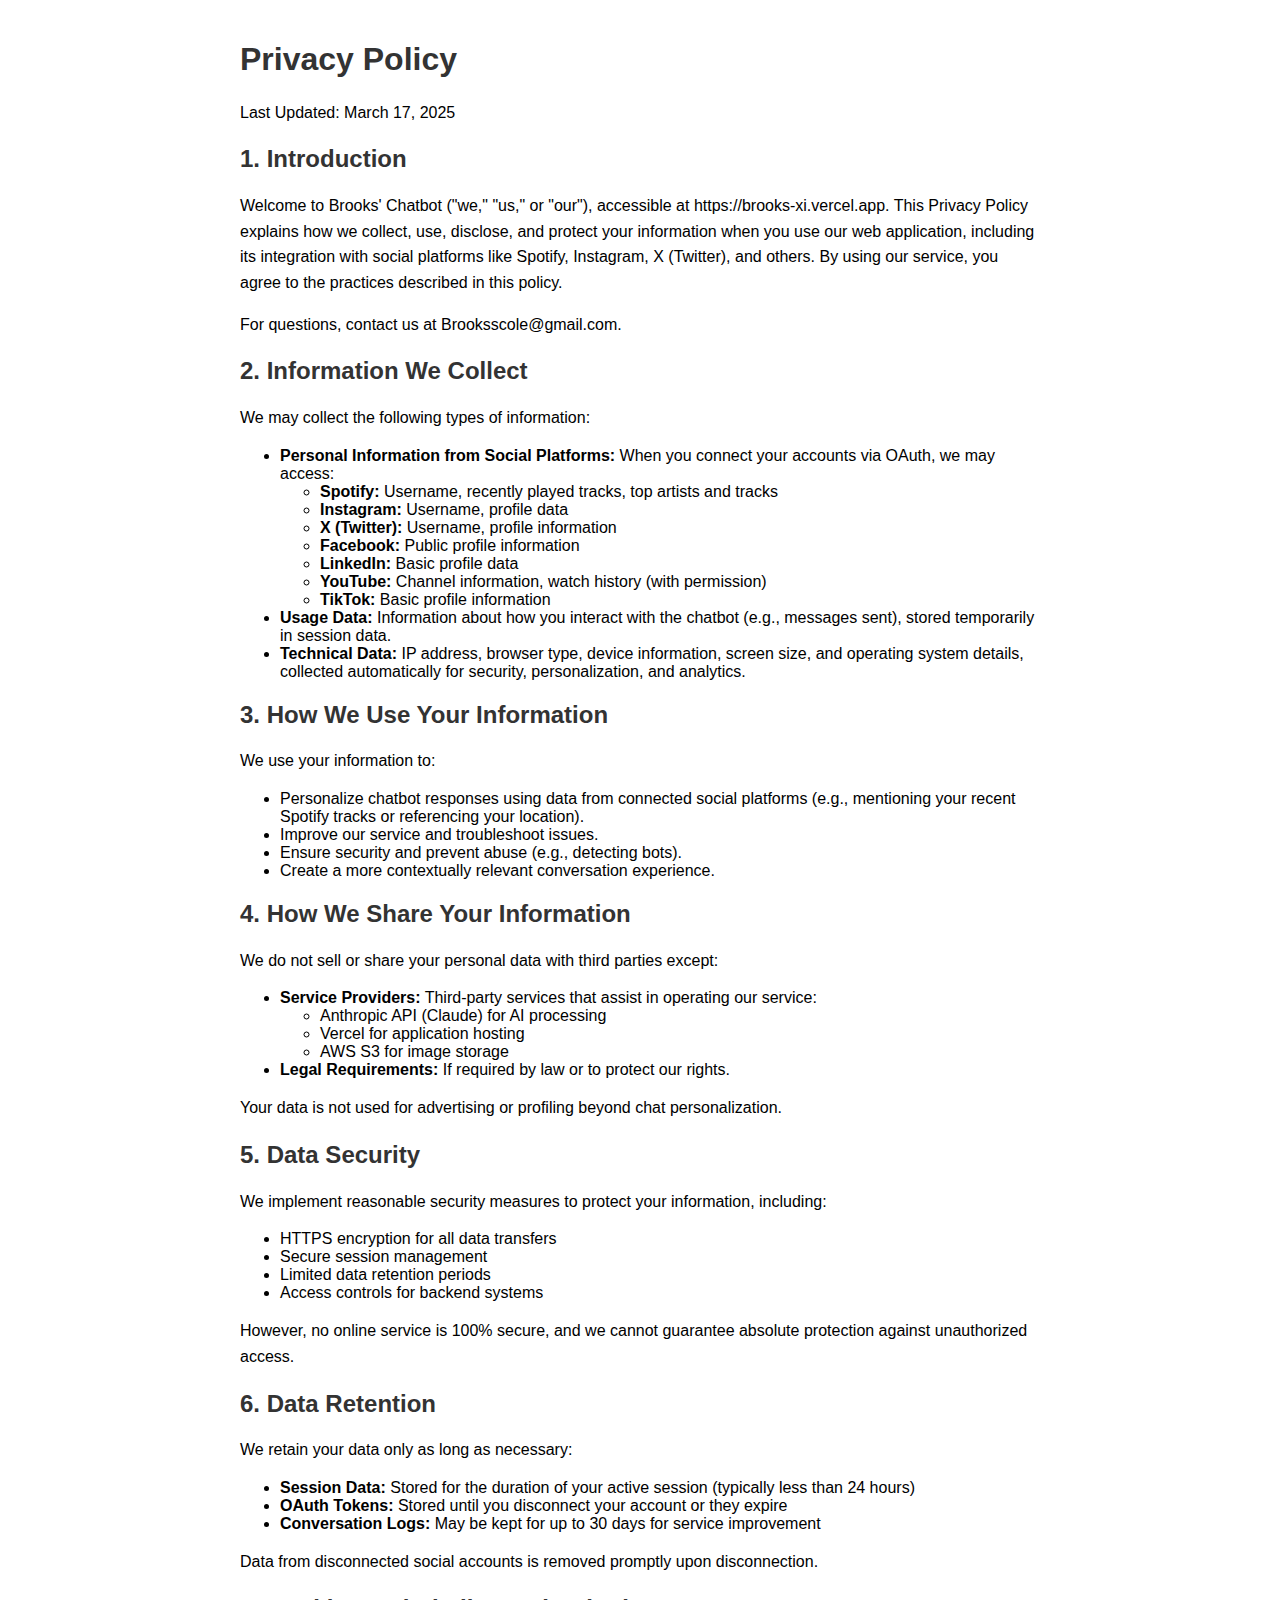
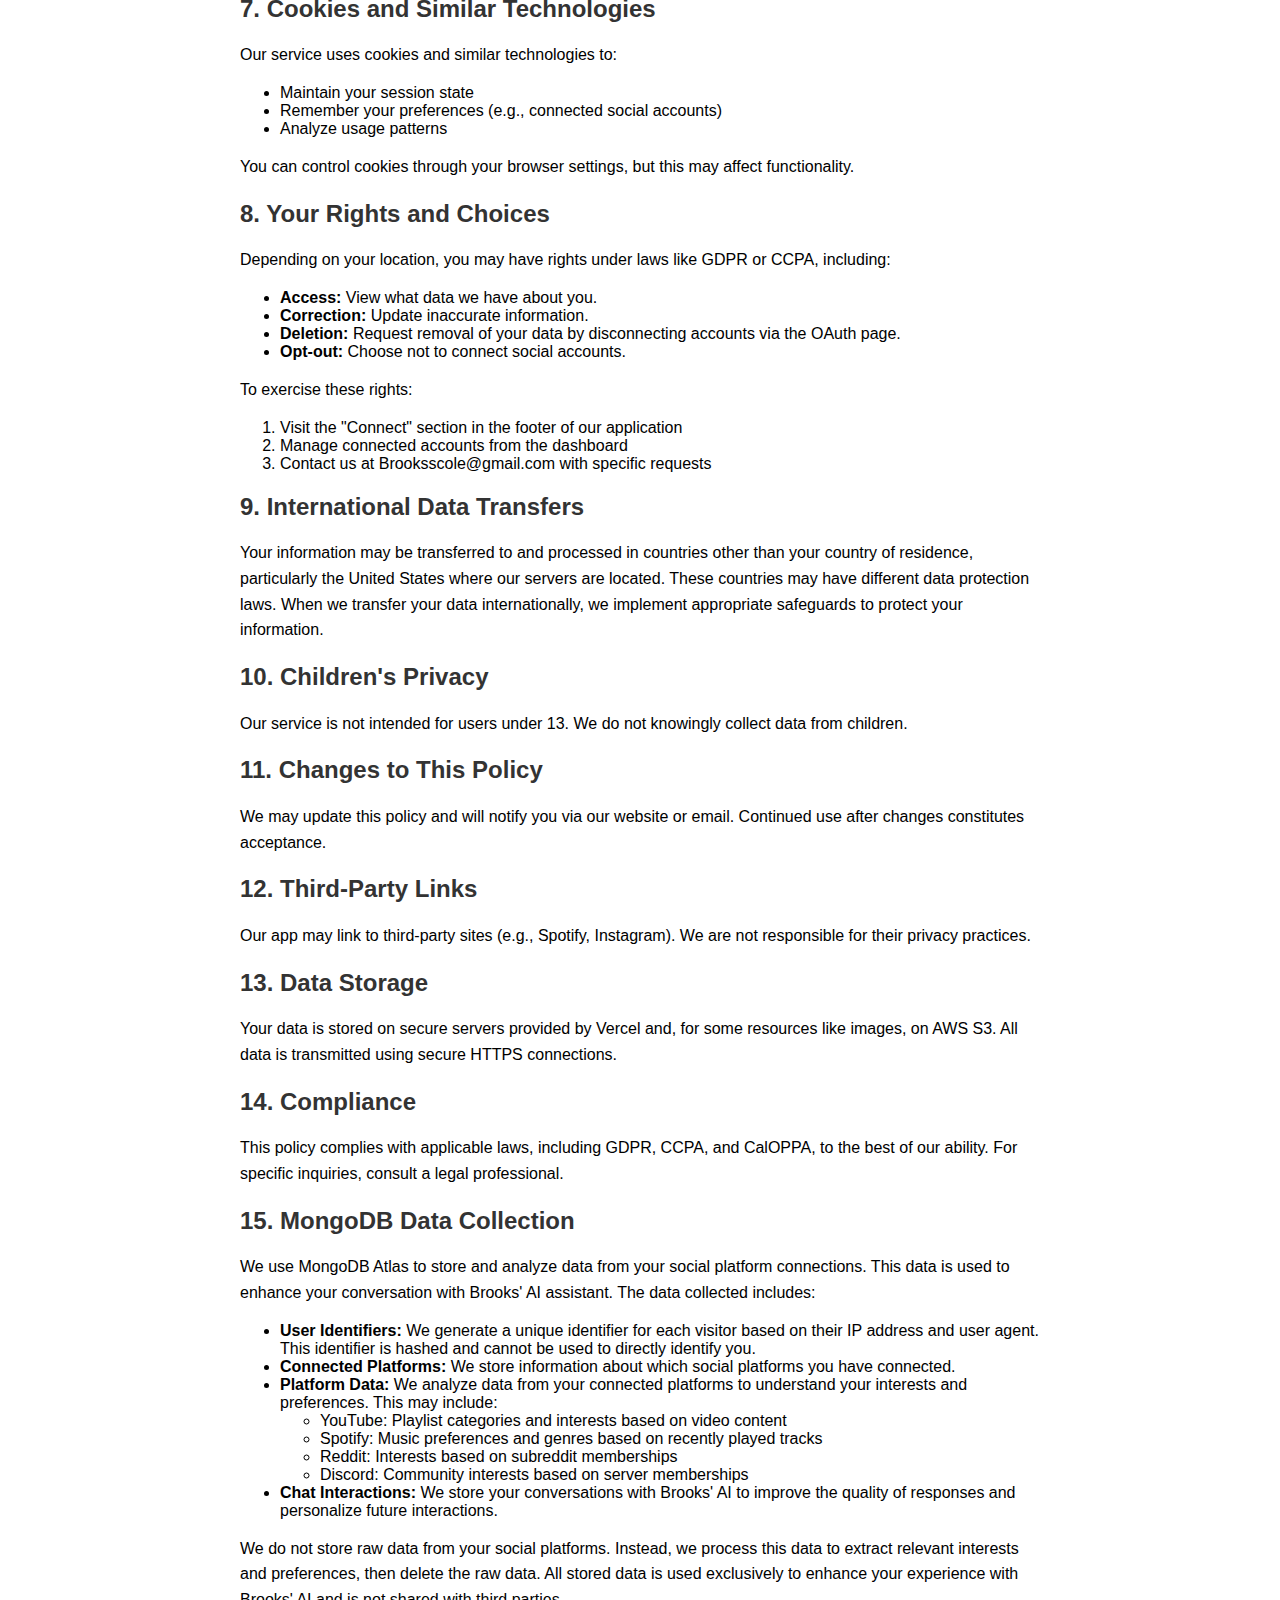
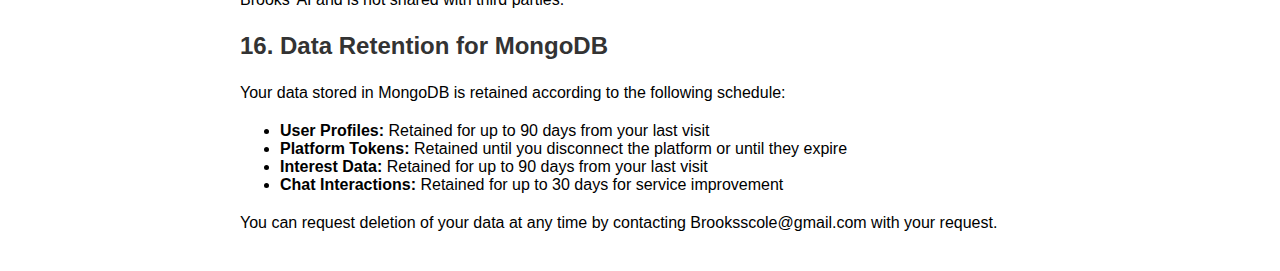
<file: static/PrivacyStatement.html>
<!DOCTYPE html>
<html lang="en">
<head>
    <meta charset="UTF-8">
    <meta name="viewport" content="width=device-width, initial-scale=1.0">
    <title>Privacy Policy - Brooks' Chatbot</title>
    <style>
        body { font-family: Arial, sans-serif; max-width: 800px; margin: 0 auto; padding: 20px; }
        h1, h2 { color: #333; }
        p { line-height: 1.6; }
    </style>
</head>
<body>
    <h1>Privacy Policy</h1>
    <p>Last Updated: March 17, 2025</p>

    <h2>1. Introduction</h2>
    <p>Welcome to Brooks' Chatbot ("we," "us," or "our"), accessible at https://brooks-xi.vercel.app. This Privacy Policy explains how we collect, use, disclose, and protect your information when you use our web application, including its integration with social platforms like Spotify, Instagram, X (Twitter), and others. By using our service, you agree to the practices described in this policy.</p>
    <p>For questions, contact us at Brooksscole@gmail.com.</p>

    <h2>2. Information We Collect</h2>
    <p>We may collect the following types of information:</p>
    <ul>
        <li><strong>Personal Information from Social Platforms:</strong> When you connect your accounts via OAuth, we may access:</li>
        <ul>
            <li><strong>Spotify:</strong> Username, recently played tracks, top artists and tracks</li>
            <li><strong>Instagram:</strong> Username, profile data</li>
            <li><strong>X (Twitter):</strong> Username, profile information</li>
            <li><strong>Facebook:</strong> Public profile information</li>
            <li><strong>LinkedIn:</strong> Basic profile data</li>
            <li><strong>YouTube:</strong> Channel information, watch history (with permission)</li>
            <li><strong>TikTok:</strong> Basic profile information</li>
        </ul>
        <li><strong>Usage Data:</strong> Information about how you interact with the chatbot (e.g., messages sent), stored temporarily in session data.</li>
        <li><strong>Technical Data:</strong> IP address, browser type, device information, screen size, and operating system details, collected automatically for security, personalization, and analytics.</li>
    </ul>

    <h2>3. How We Use Your Information</h2>
    <p>We use your information to:</p>
    <ul>
        <li>Personalize chatbot responses using data from connected social platforms (e.g., mentioning your recent Spotify tracks or referencing your location).</li>
        <li>Improve our service and troubleshoot issues.</li>
        <li>Ensure security and prevent abuse (e.g., detecting bots).</li>
        <li>Create a more contextually relevant conversation experience.</li>
    </ul>

    <h2>4. How We Share Your Information</h2>
    <p>We do not sell or share your personal data with third parties except:</p>
    <ul>
        <li><strong>Service Providers:</strong> Third-party services that assist in operating our service:</li>
        <ul>
            <li>Anthropic API (Claude) for AI processing</li>
            <li>Vercel for application hosting</li>
            <li>AWS S3 for image storage</li>
        </ul>
        <li><strong>Legal Requirements:</strong> If required by law or to protect our rights.</li>
    </ul>
    <p>Your data is not used for advertising or profiling beyond chat personalization.</p>

    <h2>5. Data Security</h2>
    <p>We implement reasonable security measures to protect your information, including:</p>
    <ul>
        <li>HTTPS encryption for all data transfers</li>
        <li>Secure session management</li>
        <li>Limited data retention periods</li>
        <li>Access controls for backend systems</li>
    </ul>
    <p>However, no online service is 100% secure, and we cannot guarantee absolute protection against unauthorized access.</p>

    <h2>6. Data Retention</h2>
    <p>We retain your data only as long as necessary:</p>
    <ul>
        <li><strong>Session Data:</strong> Stored for the duration of your active session (typically less than 24 hours)</li>
        <li><strong>OAuth Tokens:</strong> Stored until you disconnect your account or they expire</li>
        <li><strong>Conversation Logs:</strong> May be kept for up to 30 days for service improvement</li>
    </ul>
    <p>Data from disconnected social accounts is removed promptly upon disconnection.</p>

    <h2>7. Cookies and Similar Technologies</h2>
    <p>Our service uses cookies and similar technologies to:</p>
    <ul>
        <li>Maintain your session state</li>
        <li>Remember your preferences (e.g., connected social accounts)</li>
        <li>Analyze usage patterns</li>
    </ul>
    <p>You can control cookies through your browser settings, but this may affect functionality.</p>

    <h2>8. Your Rights and Choices</h2>
    <p>Depending on your location, you may have rights under laws like GDPR or CCPA, including:</p>
    <ul>
        <li><strong>Access:</strong> View what data we have about you.</li>
        <li><strong>Correction:</strong> Update inaccurate information.</li>
        <li><strong>Deletion:</strong> Request removal of your data by disconnecting accounts via the OAuth page.</li>
        <li><strong>Opt-out:</strong> Choose not to connect social accounts.</li>
    </ul>
    <p>To exercise these rights:</p>
    <ol>
        <li>Visit the "Connect" section in the footer of our application</li>
        <li>Manage connected accounts from the dashboard</li>
        <li>Contact us at Brooksscole@gmail.com with specific requests</li>
    </ol>

    <h2>9. International Data Transfers</h2>
    <p>Your information may be transferred to and processed in countries other than your country of residence, particularly the United States where our servers are located. These countries may have different data protection laws. When we transfer your data internationally, we implement appropriate safeguards to protect your information.</p>

    <h2>10. Children's Privacy</h2>
    <p>Our service is not intended for users under 13. We do not knowingly collect data from children.</p>

    <h2>11. Changes to This Policy</h2>
    <p>We may update this policy and will notify you via our website or email. Continued use after changes constitutes acceptance.</p>

    <h2>12. Third-Party Links</h2>
    <p>Our app may link to third-party sites (e.g., Spotify, Instagram). We are not responsible for their privacy practices.</p>

    <h2>13. Data Storage</h2>
    <p>Your data is stored on secure servers provided by Vercel and, for some resources like images, on AWS S3. All data is transmitted using secure HTTPS connections.</p>

    <h2>14. Compliance</h2>
    <p>This policy complies with applicable laws, including GDPR, CCPA, and CalOPPA, to the best of our ability. For specific inquiries, consult a legal professional.</p>
    <!-- Add this section to your PrivacyStatement.html file -->
    
    <h2>15. MongoDB Data Collection</h2>
    <p>We use MongoDB Atlas to store and analyze data from your social platform connections. This data is used to enhance your conversation with Brooks' AI assistant. The data collected includes:</p>
    <ul>
        <li><strong>User Identifiers:</strong> We generate a unique identifier for each visitor based on their IP address and user agent. This identifier is hashed and cannot be used to directly identify you.</li>
        <li><strong>Connected Platforms:</strong> We store information about which social platforms you have connected.</li>
        <li><strong>Platform Data:</strong> We analyze data from your connected platforms to understand your interests and preferences. This may include:
            <ul>
                <li>YouTube: Playlist categories and interests based on video content</li>
                <li>Spotify: Music preferences and genres based on recently played tracks</li>
                <li>Reddit: Interests based on subreddit memberships</li>
                <li>Discord: Community interests based on server memberships</li>
            </ul>
        </li>
        <li><strong>Chat Interactions:</strong> We store your conversations with Brooks' AI to improve the quality of responses and personalize future interactions.</li>
    </ul>
    <p>We do not store raw data from your social platforms. Instead, we process this data to extract relevant interests and preferences, then delete the raw data. All stored data is used exclusively to enhance your experience with Brooks' AI and is not shared with third parties.</p>
    
    <h2>16. Data Retention for MongoDB</h2>
    <p>Your data stored in MongoDB is retained according to the following schedule:</p>
    <ul>
        <li><strong>User Profiles:</strong> Retained for up to 90 days from your last visit</li>
        <li><strong>Platform Tokens:</strong> Retained until you disconnect the platform or until they expire</li>
        <li><strong>Interest Data:</strong> Retained for up to 90 days from your last visit</li>
        <li><strong>Chat Interactions:</strong> Retained for up to 30 days for service improvement</li>
    </ul>
    <p>You can request deletion of your data at any time by contacting Brooksscole@gmail.com with your request.</p>
</body>
</html>
</file>
